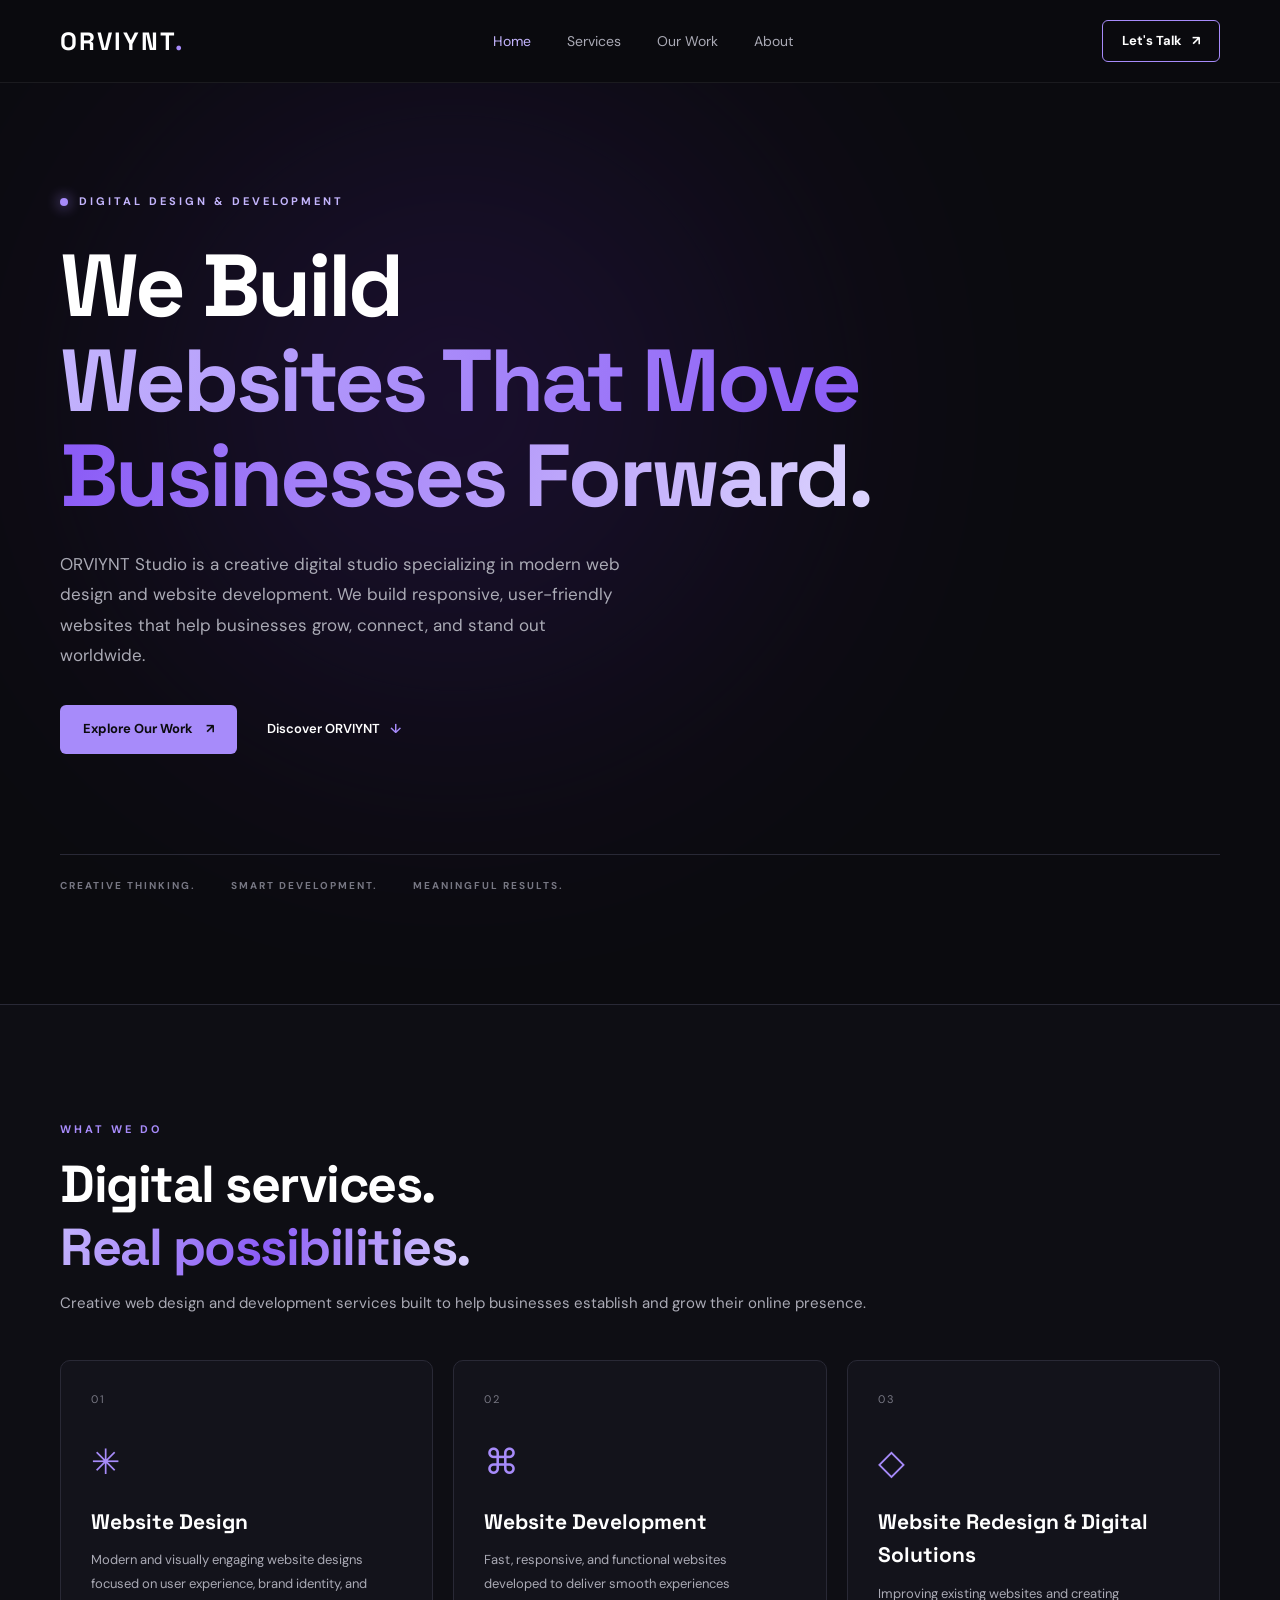
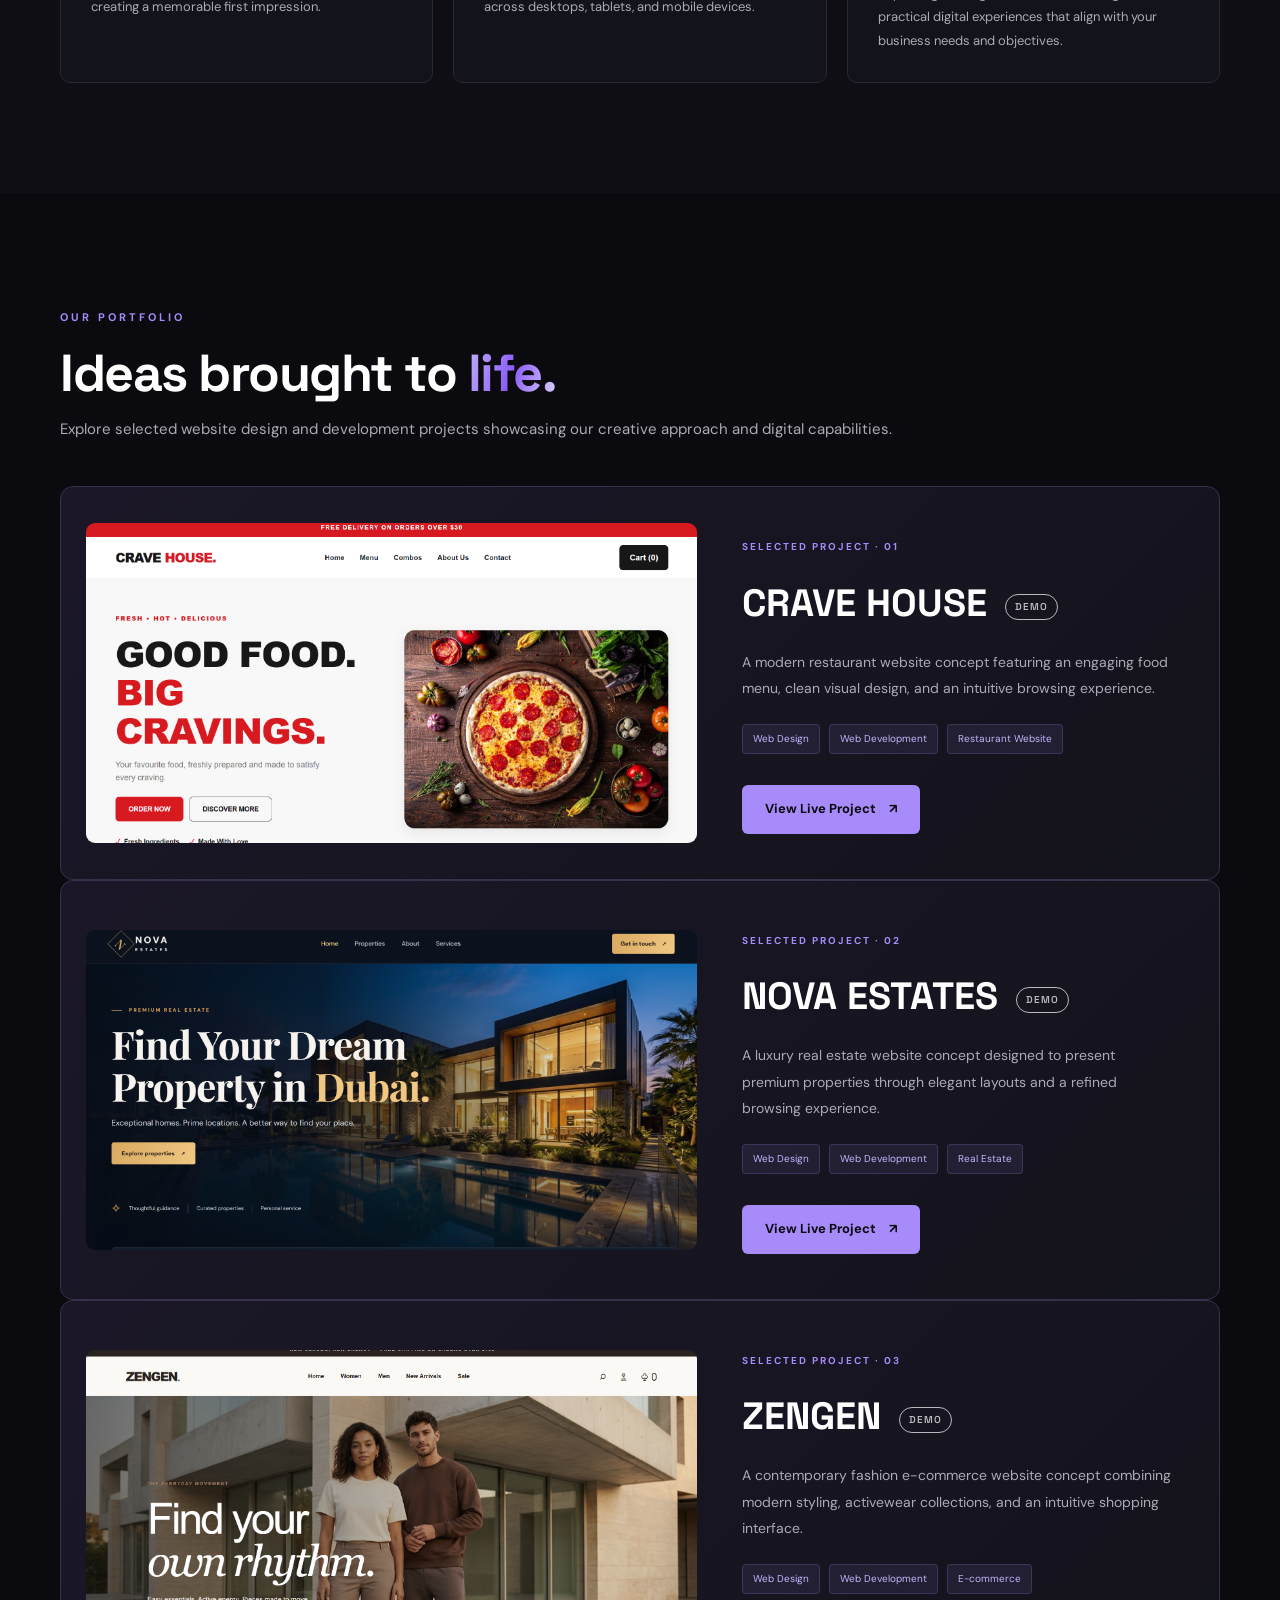
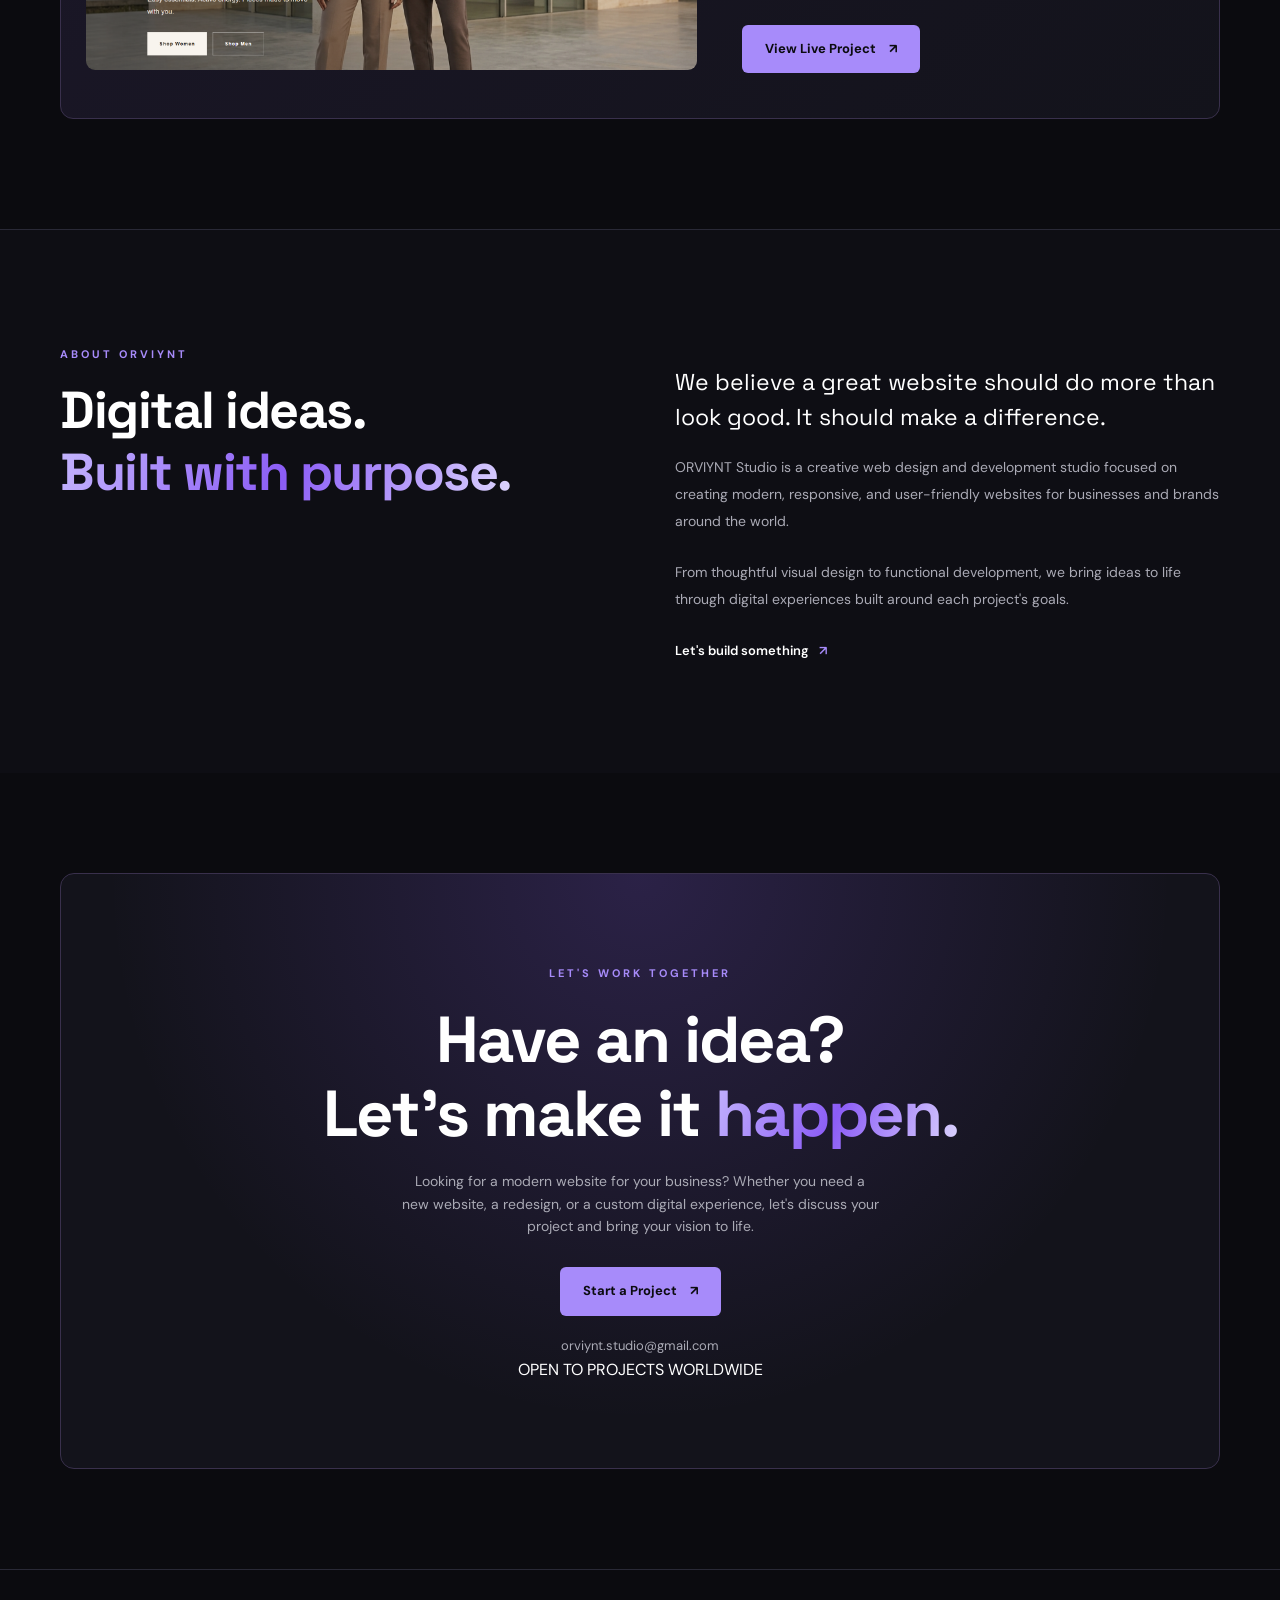
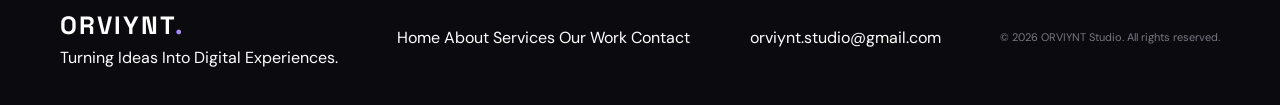
<file: index.html>
<!DOCTYPE html>
<html lang="en">
<head>
    <meta charset="UTF-8">
    <meta name="viewport" content="width=device-width, initial-scale=1.0">

    <!-- SEO -->
    <title>ORVIYNT Studio | Official Website | Web Design & Development</title>

    <meta name="description" content="ORVIYNT Studio is a creative digital studio specializing in modern web design, website development, and digital experiences for businesses worldwide.">

    <meta name="robots" content="index, follow">
    <meta name="theme-color" content="#0b0b0f">

    <link rel="canonical" href="https://orviynt-studio.onrender.com/">

    <!-- Open Graph -->
    <meta property="og:type" content="website">
    <meta property="og:site_name" content="ORVIYNT Studio">
    <meta property="og:title" content="ORVIYNT Studio | Web Design & Development">
    <meta property="og:description" content="Modern web design, website development, and digital experiences for businesses worldwide.">
    <meta property="og:url" content="https://orviynt-studio.onrender.com/">

    <!-- Fonts -->
    <link rel="preconnect" href="https://fonts.googleapis.com">
    <link rel="preconnect" href="https://fonts.gstatic.com" crossorigin>

    <link href="https://fonts.googleapis.com/css2?family=DM+Sans:wght@400;500;600;700;800&family=Space+Grotesk:wght@400;500;600;700&display=swap" rel="stylesheet">

    <!-- Stylesheet -->
    <link rel="stylesheet" href="style.css">

    <!-- JavaScript -->
    <script src="script.js" defer></script>

    <!-- Website Manifest -->
    <link rel="manifest" href="/manifest.json">

    <!-- Favicon -->
    <link rel="icon" href="/favicon.ico" type="image/x-icon">

    <!-- Organization Structured Data -->
    <script type="application/ld+json">
    {
        "@context": "https://schema.org",
        "@type": "Organization",
        "name": "ORVIYNT Studio",
        "alternateName": "ORVIYNT",
        "url": "https://orviynt-studio.onrender.com/",
        "description": "A creative digital studio specializing in modern web design, website development, and digital experiences for businesses worldwide."
    }
    </script>
</head>

<body>

    <!-- HEADER -->
    <header class="site-header">
        <nav class="navbar container" aria-label="Main navigation">

            <a href="#home" class="logo" aria-label="ORVIYNT Studio Home">
                ORVIYNT<span>.</span>
            </a>

            <button class="menu-toggle"
                    aria-label="Open navigation menu"
                    aria-expanded="false"
                    aria-controls="nav-menu">
                <span></span>
                <span></span>
                <span></span>
            </button>

            <ul class="nav-links" id="nav-menu">
                <li><a href="#home">Home</a></li>
                <li><a href="#services">Services</a></li>
                <li><a href="#work">Our Work</a></li>
                <li><a href="#about">About</a></li>
            </ul>

            <a href="#contact" class="nav-cta">Let's Talk <span>↗</span></a>
        </nav>
    </header>

    <main>

<!-- HERO -->
<section class="hero section" id="home">
    <div class="hero-glow"></div>

    <div class="container hero-content">

        <div class="hero-label">
            <span class="status-dot"></span>
            DIGITAL DESIGN & DEVELOPMENT
        </div>

        <h1>
            We Build<br>
            <span class="gradient-text">Websites That Move Businesses Forward.</span>
        </h1>

        <p class="hero-description">
            ORVIYNT Studio is a creative digital studio specializing
            in modern web design and website development.
            We build responsive, user-friendly websites that help
            businesses grow, connect, and stand out worldwide.
        </p>

        <div class="hero-actions">
            <a href="#work" class="button button-primary">
                Explore Our Work <span>↗</span>
            </a>

            <a href="#about" class="text-link">
                Discover ORVIYNT <span>↓</span>
            </a>
        </div>

        <div class="hero-bottom">
            <span>CREATIVE THINKING.</span>
            <span>SMART DEVELOPMENT.</span>
            <span>MEANINGFUL RESULTS.</span>
        </div>

    </div>
</section>
      <!-- SERVICES -->
<section class="services section" id="services">
    <div class="container">

        <div class="section-heading">
            <span class="eyebrow">WHAT WE DO</span>

            <h2>
                Digital services.<br>
                <span class="gradient-text">Real possibilities.</span>
            </h2>

            <p>
                Creative web design and development services
                built to help businesses establish and grow
                their online presence.
            </p>
        </div>

        <div class="services-grid">

            <article class="service-card">
                <div class="service-number">01</div>
                <div class="service-icon">✳</div>

                <h3>Website Design</h3>

                <p>
                    Modern and visually engaging website designs
                    focused on user experience, brand identity,
                    and creating a memorable first impression.
                </p>

                <span class="card-arrow">↗</span>
            </article>

            <article class="service-card">
                <div class="service-number">02</div>
                <div class="service-icon">⌘</div>

                <h3>Website Development</h3>

                <p>
                    Fast, responsive, and functional websites
                    developed to deliver smooth experiences
                    across desktops, tablets, and mobile devices.
                </p>

                <span class="card-arrow">↗</span>
            </article>

            <article class="service-card">
                <div class="service-number">03</div>
                <div class="service-icon">◇</div>

                <h3>Website Redesign & Digital Solutions</h3>

                <p>
                    Improving existing websites and creating
                    practical digital experiences that align
                    with your business needs and objectives.
                </p>

                <span class="card-arrow">↗</span>
            </article>

        </div>
    </div>
</section>

<!-- OUR WORK -->
<section class="work section" id="work">
    <div class="container">

        <div class="section-heading">
            <span class="eyebrow">OUR PORTFOLIO</span>

            <h2>
                Ideas brought to <span class="gradient-text">life.</span>
            </h2>

            <p>
                Explore selected website design and development
                projects showcasing our creative approach
                and digital capabilities.
            </p>
        </div>

        <!-- PROJECT 01: CRAVE HOUSE -->
        <article class="project-card">

            <a class="project-image"
               href="https://cravehouse.orviynt.workers.dev/"
               target="_blank"
               rel="noopener noreferrer"
               aria-label="View CRAVE HOUSE restaurant website demo">

                <img
                    src="images/crave-house-preview.png"
                    alt="CRAVE HOUSE restaurant website design and development demo"
                    loading="lazy"
                    onerror="this.style.display='none'; this.parentElement.classList.add('image-fallback');"
                >

                <span class="image-fallback-text">CRAVE HOUSE</span>
                <span class="image-overlay">VIEW PROJECT ↗</span>
            </a>

            <div class="project-info">

                <span class="project-category">
                    SELECTED PROJECT · 01
                </span>

                <h3>CRAVE HOUSE <span class="project-badge">DEMO</span></h3>

                <p class="project-description">
                    A modern restaurant website concept featuring
                    an engaging food menu, clean visual design,
                    and an intuitive browsing experience.
                </p>

                <div class="project-tags">
                    <span>Web Design</span>
                    <span>Web Development</span>
                    <span>Restaurant Website</span>
                </div>

                <a href="https://cravehouse.orviynt.workers.dev/"
                   class="button button-primary project-button"
                   target="_blank"
                   rel="noopener noreferrer">
                    View Live Project <span>↗</span>
                </a>

            </div>
        </article>

        <!-- PROJECT 02: NOVA ESTATES -->
        <article class="project-card">

            <a class="project-image"
               href="https://nova-estates.orviynt.workers.dev/"
               target="_blank"
               rel="noopener noreferrer"
               aria-label="View NOVA ESTATES real estate website demo">

                <img
                    src="images/nova-estates-preview.png"
                    alt="NOVA ESTATES luxury real estate website design demo"
                    loading="lazy"
                    onerror="this.style.display='none'; this.parentElement.classList.add('image-fallback');"
                >

                <span class="image-fallback-text">NOVA ESTATES</span>
                <span class="image-overlay">VIEW PROJECT ↗</span>
            </a>

            <div class="project-info">

                <span class="project-category">
                    SELECTED PROJECT · 02
                </span>

                <h3>NOVA ESTATES <span class="project-badge">DEMO</span></h3>

                <p class="project-description">
                    A luxury real estate website concept designed
                    to present premium properties through elegant
                    layouts and a refined browsing experience.
                </p>

                <div class="project-tags">
                    <span>Web Design</span>
                    <span>Web Development</span>
                    <span>Real Estate</span>
                </div>

                <a href="https://nova-estates.orviynt.workers.dev/"
                   class="button button-primary project-button"
                   target="_blank"
                   rel="noopener noreferrer">
                    View Live Project <span>↗</span>
                </a>

            </div>
        </article>

        <!-- PROJECT 03: ZENGEN -->
        <article class="project-card">

            <a class="project-image"
               href="https://zengen.orviynt.workers.dev/"
               target="_blank"
               rel="noopener noreferrer"
               aria-label="View ZENGEN fashion e-commerce website demo">

                <img
                    src="images/zengen-preview.png"
                    alt="ZENGEN fashion and activewear e-commerce website design demo"
                    loading="lazy"
                    onerror="this.style.display='none'; this.parentElement.classList.add('image-fallback');"
                >

                <span class="image-fallback-text">ZENGEN</span>
                <span class="image-overlay">VIEW PROJECT ↗</span>
            </a>

            <div class="project-info">

                <span class="project-category">
                    SELECTED PROJECT · 03
                </span>

                <h3>ZENGEN <span class="project-badge">DEMO</span></h3>

                <p class="project-description">
                    A contemporary fashion e-commerce website concept
                    combining modern styling, activewear collections,
                    and an intuitive shopping interface.
                </p>

                <div class="project-tags">
                    <span>Web Design</span>
                    <span>Web Development</span>
                    <span>E-commerce</span>
                </div>

                <a href="https://zengen.orviynt.workers.dev/"
                   class="button button-primary project-button"
                   target="_blank"
                   rel="noopener noreferrer">
                    View Live Project <span>↗</span>
                </a>

            </div>
        </article>

    </div>
</section>


<!-- ABOUT -->
<section class="about section" id="about">
    <div class="container about-layout">

        <div class="about-heading">
            <span class="eyebrow">ABOUT ORVIYNT</span>

            <h2>
                Digital ideas.<br>
                <span class="gradient-text">Built with purpose.</span>
            </h2>
        </div>

        <div class="about-content">

            <p class="about-lead">
                We believe a great website should do more
                than look good. It should make a difference.
            </p>

            <p>
                ORVIYNT Studio is a creative web design and
                development studio focused on creating modern,
                responsive, and user-friendly websites for businesses
                and brands around the world.
            </p>

            <p>
                From thoughtful visual design to functional
                development, we bring ideas to life through
                digital experiences built around each project's goals.
            </p>

            <a href="#contact" class="text-link">
                Let's build something <span>↗</span>
            </a>

        </div>

    </div>
</section>

 <!-- CONTACT -->
<section class="contact section" id="contact">
    <div class="container">

        <div class="contact-box">

            <span class="eyebrow">LET'S WORK TOGETHER</span>

            <h2>
                Have an idea?<br>
                Let's make it <span class="gradient-text">happen.</span>
            </h2>

            <p>
                Looking for a modern website for your business?
                Whether you need a new website, a redesign,
                or a custom digital experience, let's discuss
                your project and bring your vision to life.
            </p>

            <a href="mailto:orviynt.studio@gmail.com?subject=Website%20Project%20Inquiry"
               class="button button-primary contact-button">
                Start a Project <span>↗</span>
            </a>

            <a href="mailto:orviynt.studio@gmail.com"
               class="contact-email">
                orviynt.studio@gmail.com
            </a>

            <span class="contact-note">
                OPEN TO PROJECTS WORLDWIDE
            </span>

        </div>

    </div>
</section>

</main>
   <!-- FOOTER -->
<footer class="site-footer">
    <div class="container footer-content">

        <div class="footer-brand">
            <a href="#home" class="logo" aria-label="ORVIYNT Studio Home">
                ORVIYNT<span>.</span>
            </a>

            <p>
                Turning Ideas Into Digital Experiences.
            </p>
        </div>

        <nav class="footer-nav" aria-label="Footer Navigation">
            <a href="#home">Home</a>
            <a href="#about">About</a>
            <a href="#services">Services</a>
            <a href="#work">Our Work</a>
            <a href="#contact">Contact</a>
        </nav>

        <a href="mailto:orviynt.studio@gmail.com"
           class="footer-email">
            orviynt.studio@gmail.com
        </a>

        <span class="copyright">
            © <span id="current-year">2026</span>
            ORVIYNT Studio. All rights reserved.
        </span>

    </div>
</footer>

</body>
</html>
</file>
<file: style.css>
/* =========================
   ORVIYNT STUDIO
   GLOBAL STYLES
========================= */

:root {
    --bg: #0b0b0f;
    --surface: #13131b;
    --surface-light: #191923;
    --border: #292936;
    --purple: #a78bfa;
    --purple-light: #c4b5fd;
    --text: #ffffff;
    --muted: #aaaab5;
    --font-main: "DM Sans", Arial, sans-serif;
    --font-heading: "Space Grotesk", Arial, sans-serif;
}

* {
    margin: 0;
    padding: 0;
    box-sizing: border-box;
}

html {
    scroll-behavior: smooth;
    scroll-padding-top: 90px;
}

body {
    background: var(--bg);
    color: var(--text);
    font-family: var(--font-main);
    line-height: 1.6;
    overflow-x: hidden;
}

a {
    color: inherit;
    text-decoration: none;
}

button {
    font: inherit;
}

img {
    max-width: 100%;
}

.container {
    width: min(1160px, calc(100% - 60px));
    margin-inline: auto;
}

.section {
    padding: 110px 0;
}

.gradient-text {
    background: linear-gradient(110deg, #c4b5fd, #8b5cf6, #ddd6fe);
    -webkit-background-clip: text;
    background-clip: text;
    color: transparent;
}

.eyebrow {
    display: inline-block;
    color: var(--purple);
    font-size: 11px;
    font-weight: 700;
    letter-spacing: 3px;
}

/* =========================
   HEADER & NAVIGATION
========================= */

.site-header {
    position: sticky;
    top: 0;
    z-index: 1000;
    background: rgba(11, 11, 15, 0.88);
    backdrop-filter: blur(18px);
    border-bottom: 1px solid rgba(255, 255, 255, 0.07);
}

.navbar {
    min-height: 82px;
    display: flex;
    align-items: center;
    justify-content: space-between;
    gap: 30px;
}

.logo {
    font-family: var(--font-heading);
    font-size: 25px;
    font-weight: 700;
    letter-spacing: 2px;
    white-space: nowrap;
}

.logo span {
    color: var(--purple);
}

.nav-links {
    display: flex;
    align-items: center;
    gap: 36px;
    list-style: none;
}

.nav-links a {
    color: var(--muted);
    font-size: 14px;
    transition: color 0.25s ease;
}

.nav-links a:hover,
.nav-links a.active {
    color: var(--purple-light);
}

.nav-cta {
    border: 1px solid var(--purple);
    border-radius: 6px;
    padding: 10px 19px;
    font-size: 13px;
    font-weight: 700;
    transition: 0.25s ease;
}

.nav-cta span {
    margin-left: 7px;
}

.nav-cta:hover {
    background: var(--purple);
    color: var(--bg);
}

.menu-toggle {
    display: none;
    width: 42px;
    height: 42px;
    background: transparent;
    border: 1px solid var(--border);
    border-radius: 7px;
    cursor: pointer;
    padding: 10px;
}

.menu-toggle span {
    display: block;
    height: 2px;
    width: 100%;
    background: white;
    margin: 4px 0;
    transition: 0.25s ease;
}

/* =========================
   HERO
========================= */

.hero {
    min-height: 680px;
    display: flex;
    align-items: center;
    position: relative;
    isolation: isolate;
    overflow: hidden;
}

.hero-glow {
    position: absolute;
    width: 600px;
    height: 600px;
    top: 20px;
    left: 12%;
    background: #6d28d9;
    opacity: 0.17;
    filter: blur(140px);
    border-radius: 50%;
    z-index: -1;
    pointer-events: none;
}

.hero-content {
    position: relative;
    animation: heroReveal 0.9s ease both;
}

.hero-label {
    display: flex;
    align-items: center;
    gap: 11px;
    color: var(--purple-light);
    font-size: 11px;
    font-weight: 700;
    letter-spacing: 3px;
    margin-bottom: 27px;
}

.status-dot {
    width: 8px;
    height: 8px;
    border-radius: 50%;
    background: #a78bfa;
    box-shadow: 0 0 14px #a78bfa;
}

.hero h1 {
    font-family: var(--font-heading);
    font-size: clamp(48px, 7.5vw, 88px);
    line-height: 1.08;
    letter-spacing: -3px;
    margin-bottom: 26px;
}

.hero-description {
    max-width: 570px;
    color: var(--muted);
    font-size: 17px;
    line-height: 1.8;
    margin-bottom: 34px;
}

.hero-actions {
    display: flex;
    align-items: center;
    gap: 30px;
}

.button {
    display: inline-flex;
    align-items: center;
    justify-content: center;
    gap: 13px;
    padding: 14px 23px;
    border-radius: 6px;
    font-size: 13px;
    font-weight: 700;
    transition: 0.3s ease;
}

.button-primary {
    background: var(--purple);
    color: #0b0b0f;
}

.button-primary:hover {
    background: var(--purple-light);
    transform: translateY(-3px);
    box-shadow: 0 10px 30px rgba(167, 139, 250, 0.18);
}

.text-link {
    color: var(--text);
    font-size: 13px;
    font-weight: 600;
    transition: color 0.25s ease;
}

.text-link span {
    color: var(--purple);
    margin-left: 7px;
}

.text-link:hover {
    color: var(--purple-light);
}

.hero-bottom {
    display: flex;
    flex-wrap: wrap;
    gap: 35px;
    border-top: 1px solid var(--border);
    margin-top: 100px;
    padding-top: 23px;
    color: #777783;
    font-size: 10px;
    font-weight: 700;
    letter-spacing: 2px;
}

/* =========================
   SECTION HEADINGS
========================= */

.section-heading {
    margin-bottom: 45px;
}

.section-heading h2,
.about-heading h2 {
    font-family: var(--font-heading);
    font-size: clamp(34px, 5vw, 52px);
    line-height: 1.2;
    letter-spacing: -1.5px;
    margin-top: 13px;
    margin-bottom: 13px;
}

.section-heading > p {
    color: var(--muted);
    font-size: 15px;
}

/* =========================
   SERVICES
========================= */

.services {
    border-top: 1px solid var(--border);
    background: #0e0e14;
}

.services-grid {
    display: grid;
    grid-template-columns: repeat(3, 1fr);
    gap: 20px;
}

.service-card {
    position: relative;
    min-height: 285px;
    padding: 30px;
    background: var(--surface);
    border: 1px solid var(--border);
    border-radius: 10px;
    transition: 0.3s ease;
}

.service-card:hover {
    transform: translateY(-7px);
    border-color: var(--purple);
    background: #171520;
}

.service-number {
    color: #777783;
    font-size: 11px;
    letter-spacing: 2px;
}

.service-icon {
    color: var(--purple);
    font-size: 35px;
    margin: 25px 0 15px;
}

.service-card h3 {
    font-family: var(--font-heading);
    font-size: 21px;
    margin-bottom: 10px;
}

.service-card p {
    color: var(--muted);
    font-size: 13px;
    line-height: 1.8;
    max-width: 280px;
}

.card-arrow {
    position: absolute;
    right: 28px;
    top: 28px;
    color: var(--purple);
    font-size: 19px;
    opacity: 0;
    transform: translate(-5px, 5px);
    transition: 0.3s ease;
}

.service-card:hover .card-arrow {
    opacity: 1;
    transform: translate(0, 0);
}

/* =========================
   OUR WORK
========================= */

.work {
    background: var(--bg);
}

.project-card {
    display: grid;
    grid-template-columns: 1.15fr 0.85fr;
    align-items: center;
    gap: 45px;
    padding: 25px;
    background: linear-gradient(135deg, #1b1728, #13131b);
    border: 1px solid #39304c;
    border-radius: 13px;
    overflow: hidden;
    transition: 0.3s ease;
}

.project-card:hover {
    border-color: var(--purple);
    transform: translateY(-5px);
    box-shadow: 0 18px 50px rgba(167, 139, 250, 0.09);
}

.project-image {
    position: relative;
    display: flex;
    align-items: center;
    justify-content: center;
    min-height: 300px;
    overflow: hidden;
    border-radius: 9px;
    background: linear-gradient(135deg, #33204e, #17131f);
}

.project-image img {
    display: block;
    width: 100%;
    height: 320px;
    object-fit: cover;
    transition: transform 0.5s ease;
}

.project-card:hover .project-image img {
    transform: scale(1.04);
}

.image-fallback-text {
    display: none;
    font-family: var(--font-heading);
    font-size: clamp(30px, 5vw, 55px);
    font-weight: 700;
    letter-spacing: 3px;
    color: white;
}

.project-image.image-fallback .image-fallback-text {
    display: block;
}

.image-overlay {
    position: absolute;
    inset: 0;
    display: flex;
    align-items: center;
    justify-content: center;
    background: rgba(11, 11, 15, 0.55);
    color: white;
    font-size: 12px;
    font-weight: 700;
    letter-spacing: 2px;
    opacity: 0;
    transition: opacity 0.3s ease;
}

.project-image:hover .image-overlay {
    opacity: 1;
}

.project-info {
    padding: 20px 20px 20px 0;
}

.project-category {
    color: var(--purple);
    font-size: 10px;
    font-weight: 700;
    letter-spacing: 2px;
}

.project-info h3 {
    font-family: var(--font-heading);
    font-size: clamp(28px, 4vw, 38px);
    margin: 15px 0;
}

.project-description {
    color: var(--muted);
    font-size: 14px;
    line-height: 1.9;
    margin-bottom: 22px;
}

.project-tags {
    display: flex;
    flex-wrap: wrap;
    gap: 9px;
    margin-bottom: 28px;
}

.project-tags span {
    color: #c4b5fd;
    background: rgba(167, 139, 250, 0.09);
    border: 1px solid rgba(167, 139, 250, 0.2);
    border-radius: 4px;
    padding: 6px 10px;
    font-size: 10px;
}

.project-button {
    margin-top: 3px;
}

/* =========================
   ABOUT
========================= */

.about {
    border-top: 1px solid var(--border);
    background: #0e0e14;
}

.about-layout {
    display: grid;
    grid-template-columns: 1fr 1fr;
    gap: 70px;
    align-items: start;
}

.about-heading h2 {
    max-width: 480px;
}

.about-content {
    padding-top: 25px;
}

.about-lead {
    color: white;
    font-family: var(--font-heading);
    font-size: 23px;
    line-height: 1.5;
    margin-bottom: 20px;
}

.about-content > p:not(.about-lead) {
    color: var(--muted);
    font-size: 14px;
    line-height: 1.9;
    margin-bottom: 25px;
}

/* =========================
   CONTACT
========================= */

.contact {
    padding-top: 100px;
    padding-bottom: 100px;
}

.contact-box {
    position: relative;
    overflow: hidden;
    text-align: center;
    padding: 85px 25px;
    border: 1px solid #39304c;
    border-radius: 14px;
    background:
        radial-gradient(ellipse at 50% 0%, rgba(139, 92, 246, 0.2), transparent 65%),
        #13131b;
}

.contact-box h2 {
    font-family: var(--font-heading);
    font-size: clamp(40px, 6vw, 65px);
    line-height: 1.15;
    letter-spacing: -2px;
    margin: 18px 0;
}

.contact-box > p {
    color: var(--muted);
    max-width: 480px;
    margin: 0 auto 30px;
    font-size: 14px;
}

.contact-button {
    margin-bottom: 20px;
}

.contact-email {
    display: block;
    width: fit-content;
    margin: 0 auto;
    color: #aaaab5;
    font-size: 13px;
    transition: color 0.25s ease;
}

.contact-email:hover {
    color: var(--purple-light);
}

/* =========================
   FOOTER
========================= */

.site-footer {
    border-top: 1px solid var(--border);
    padding: 35px 0;
}

.footer-content {
    display: flex;
    align-items: center;
    justify-content: space-between;
    gap: 20px;
}

.footer-content > p {
    color: var(--muted);
    font-size: 12px;
}

.copyright {
    color: #777783;
    font-size: 11px;
    text-align: right;
}

/* =========================
   ANIMATIONS
========================= */

@keyframes heroReveal {
    from {
        opacity: 0;
        transform: translateY(22px);
    }

    to {
        opacity: 1;
        transform: translateY(0);
    }
}

/* =========================
   TABLET
========================= */

@media (max-width: 900px) {

    .nav-links {
        gap: 20px;
    }

    .project-card {
        gap: 25px;
    }

    .project-image,
    .project-image img {
        min-height: 260px;
        height: 260px;
    }

    .about-layout {
        gap: 35px;
    }
}

/* =========================
   MOBILE
========================= */

@media (max-width: 768px) {

    .container {
        width: min(100% - 40px, 600px);
    }

    .section {
        padding: 75px 0;
    }

    .navbar {
        min-height: 72px;
    }

    .menu-toggle {
        display: block;
        margin-left: auto;
    }

    .nav-cta {
        display: none;
    }

    .nav-links {
        display: none;
        position: absolute;
        top: 72px;
        left: 0;
        right: 0;
        padding: 25px 20px;
        flex-direction: column;
        gap: 22px;
        background: #111119;
        border-bottom: 1px solid var(--border);
    }

    .nav-links.open {
        display: flex;
    }

    .nav-links a {
        font-size: 15px;
    }

    .menu-toggle.open span:nth-child(1) {
        transform: translateY(6px) rotate(45deg);
    }

    .menu-toggle.open span:nth-child(2) {
        opacity: 0;
    }

    .menu-toggle.open span:nth-child(3) {
        transform: translateY(-6px) rotate(-45deg);
    }

    .hero {
        min-height: 610px;
    }

    .hero-glow {
        width: 380px;
        height: 380px;
        left: -80px;
        top: 60px;
    }

    .hero h1 {
        font-size: clamp(43px, 10vw, 65px);
        letter-spacing: -2px;
    }

    .hero-description {
        font-size: 15px;
    }

    .hero-actions {
        flex-wrap: wrap;
        gap: 22px;
    }

    .hero-bottom {
        margin-top: 75px;
        gap: 14px 22px;
        font-size: 9px;
    }

    .services-grid {
        grid-template-columns: 1fr;
    }

    .service-card {
        min-height: 245px;
    }

    .project-card {
        grid-template-columns: 1fr;
        gap: 20px;
        padding: 16px;
    }

    .project-image,
    .project-image img {
        min-height: 220px;
        height: 220px;
    }

    .project-info {
        padding: 10px 5px 12px;
    }

    .about-layout {
        grid-template-columns: 1fr;
        gap: 15px;
    }

    .about-content {
        padding-top: 0;
    }

    .contact-box {
        padding: 65px 20px;
    }

    .footer-content {
        flex-direction: column;
        text-align: center;
    }

    .copyright {
        text-align: center;
    }
}

/* =========================
   SMALL MOBILE
========================= */

@media (max-width: 420px) {

    .container {
        width: calc(100% - 32px);
    }

    .hero h1 {
        font-size: 42px;
    }

    .hero-label {
        font-size: 9px;
        letter-spacing: 2px;
    }

    .hero-bottom {
        flex-direction: column;
        gap: 9px;
    }

    .section-heading h2 {
        font-size: 34px;
    }

    .contact-box h2 {
        font-size: 42px;
    }
}

/* =========================
   REDUCED MOTION
========================= */

@media (prefers-reduced-motion: reduce) {

    html {
        scroll-behavior: auto;
    }

    *,
    *::before,
    *::after {
        animation-duration: 0.01ms !important;
        animation-iteration-count: 1 !important;
        transition-duration: 0.01ms !important;
    }
}
.project-badge {
    display: inline-block;
    margin-left: 8px;
    padding: 4px 9px;
    border: 1px solid currentColor;
    border-radius: 20px;
    font-size: 10px;
    font-weight: 600;
    letter-spacing: 1px;
    vertical-align: middle;
    opacity: 0.7;
}
</file>
